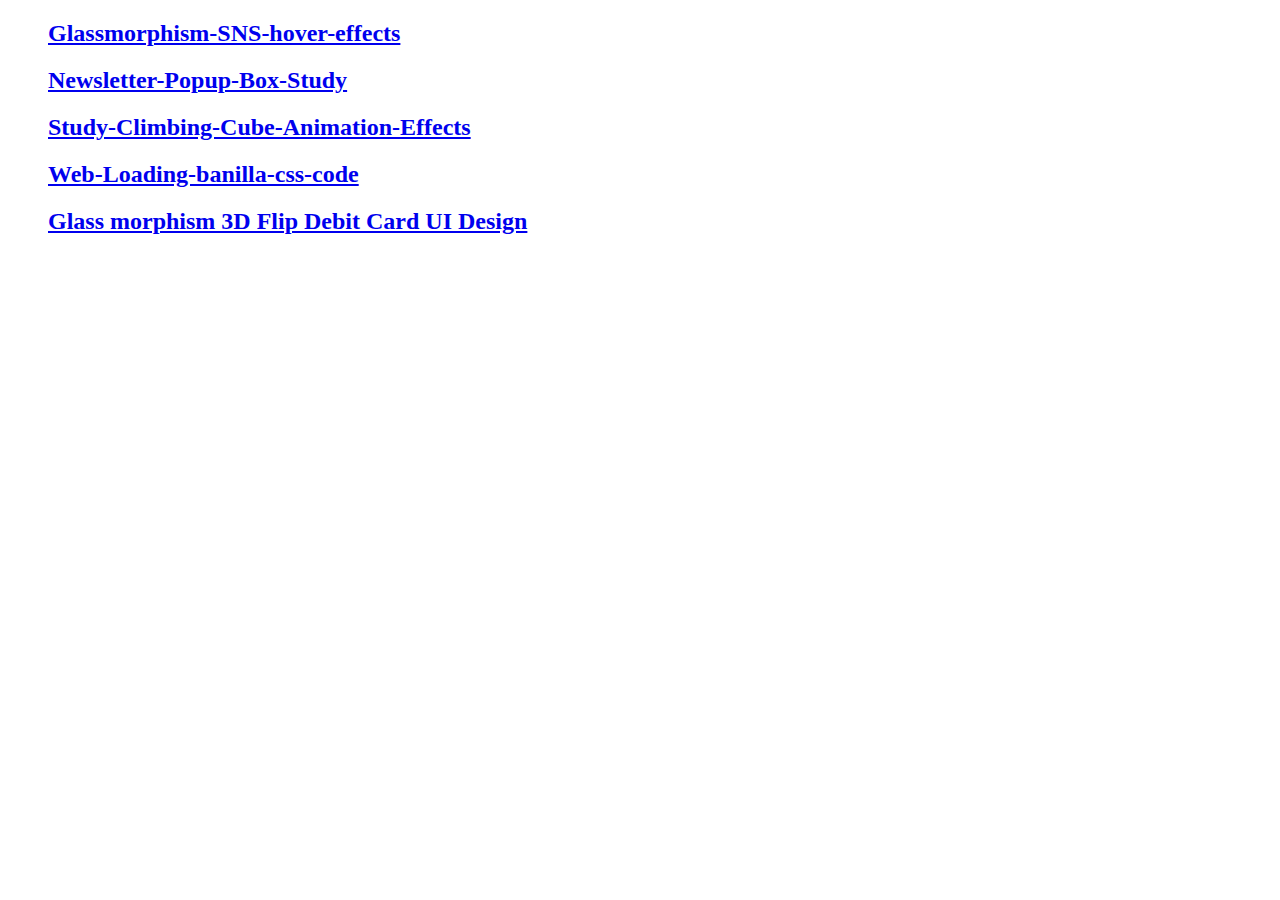
<file: index.html>
<!DOCTYPE html>
<html lang="en">
<head>
    <meta charset="UTF-8">
    <meta name="viewport" content="width=device-width, initial-scale=1.0">
    <title>Lobby</title>
</head>
<body>
    <table>
        <ul><a href="Html-CSS/Glassmorphism-SNS-hover-effects/index.html"><h2>Glassmorphism-SNS-hover-effects</h2></a></ul>
        <ul><a href="Html-CSS/Newsletter-Popup-Box-Study/index.html"><h2> Newsletter-Popup-Box-Study </h2></a></ul>
        <ul><a href="Html-CSS/Study-Climbing-Cube-Animation-Effects/index.html"><h2> Study-Climbing-Cube-Animation-Effects </h2></a></ul>
        <ul><a href="Html-CSS/Web-Loading-banilla-css-code/index.html"><h2> Web-Loading-banilla-css-code </h2></a></ul>
        <ul><a href="Html-CSS/Glass morphism 3D Flip Debit Card UI Design/index.html"><h2> Glass morphism 3D Flip Debit Card UI Design </h2></a></ul>
    </table>
</body>
</html>
</file>
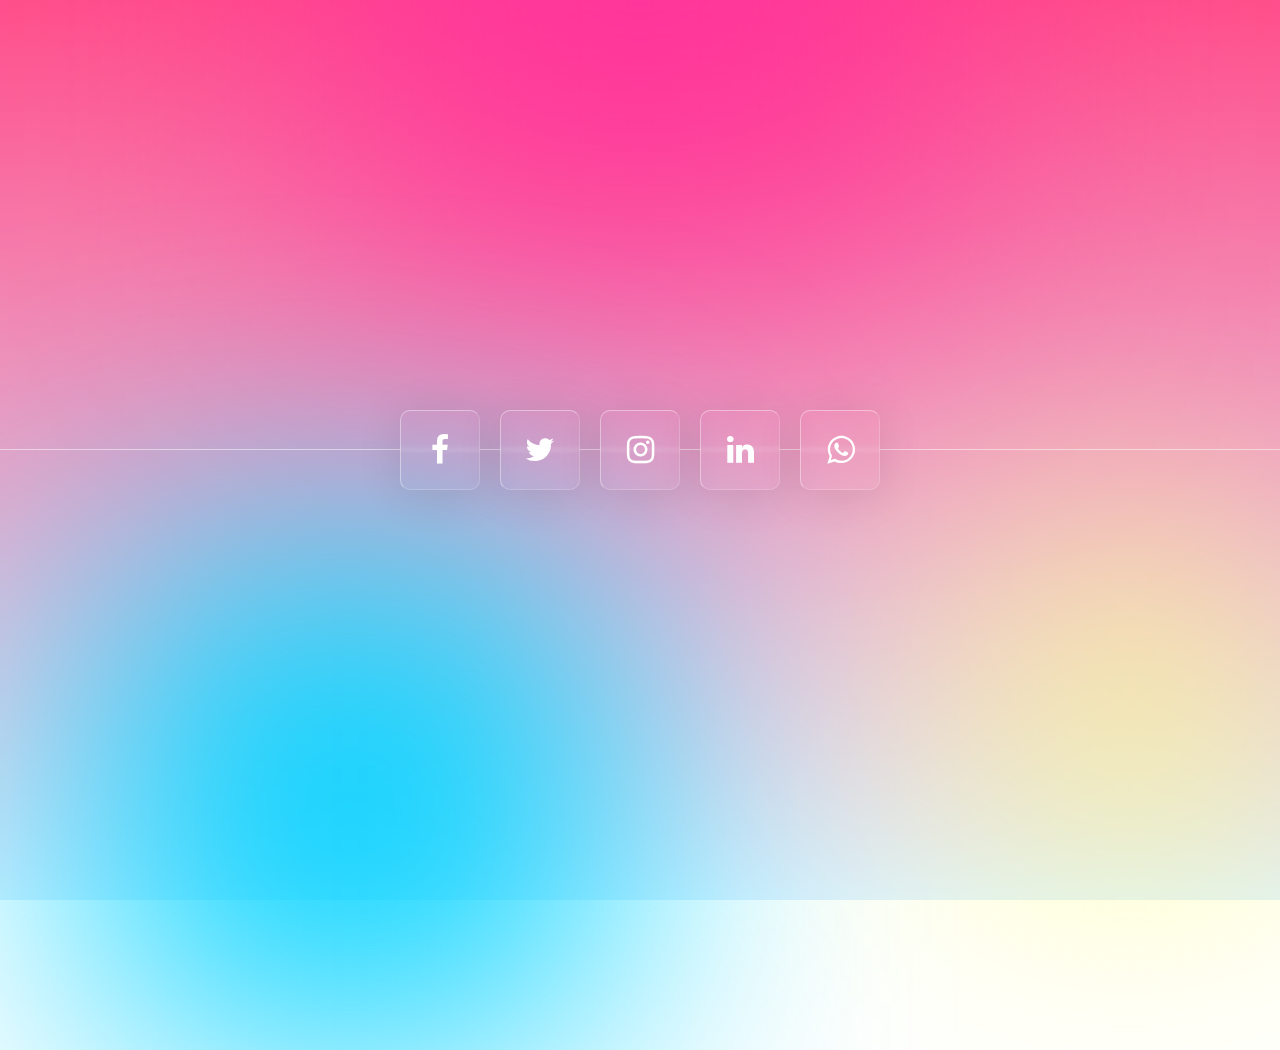
<file: Glassmorphism-SNS-hover-effects/index.html>
<!DOCTYPE html>
<html lang="en">
<head>
    <meta charset="UTF-8">
    <meta name="viewport" content="width=device-width, initial-scale=1.0">
    <title>Glassmorphism Icon Hover Effects</title>
    <link rel="stylesheet" href="https://stackpath.bootstrapcdn.com/font-awesome/4.7.0/css/font-awesome.min.css" integrity="sha384-wvfXpqpZZVQGK6TAh5PVlGOfQNHSoD2xbE+QkPxCAFlNEevoEH3Sl0sibVcOQVnN" crossorigin="anonymous">
    <link rel="stylesheet" href="style.css">
</head>
<body>
    <section>
        <div class="color"></div>
        <div class="color"></div>
        <div class="color"></div>
        <ul>
            <li><a href="#"><i class="fa fa-facebook" aria-hidden="true"></i></a></li>
            <li><a href="#"><i class="fa fa-twitter" aria-hidden="true"></i></a></li>
            <li><a href="#"><i class="fa fa-instagram" aria-hidden="true"></i></a></li>
            <li><a href="#"><i class="fa fa-linkedin" aria-hidden="true"></i></a></li>
            <li><a href="#"><i class="fa fa-whatsapp" aria-hidden="true"></i></a></li>
        </ul>
    </section>
</body>
</html>
</file>
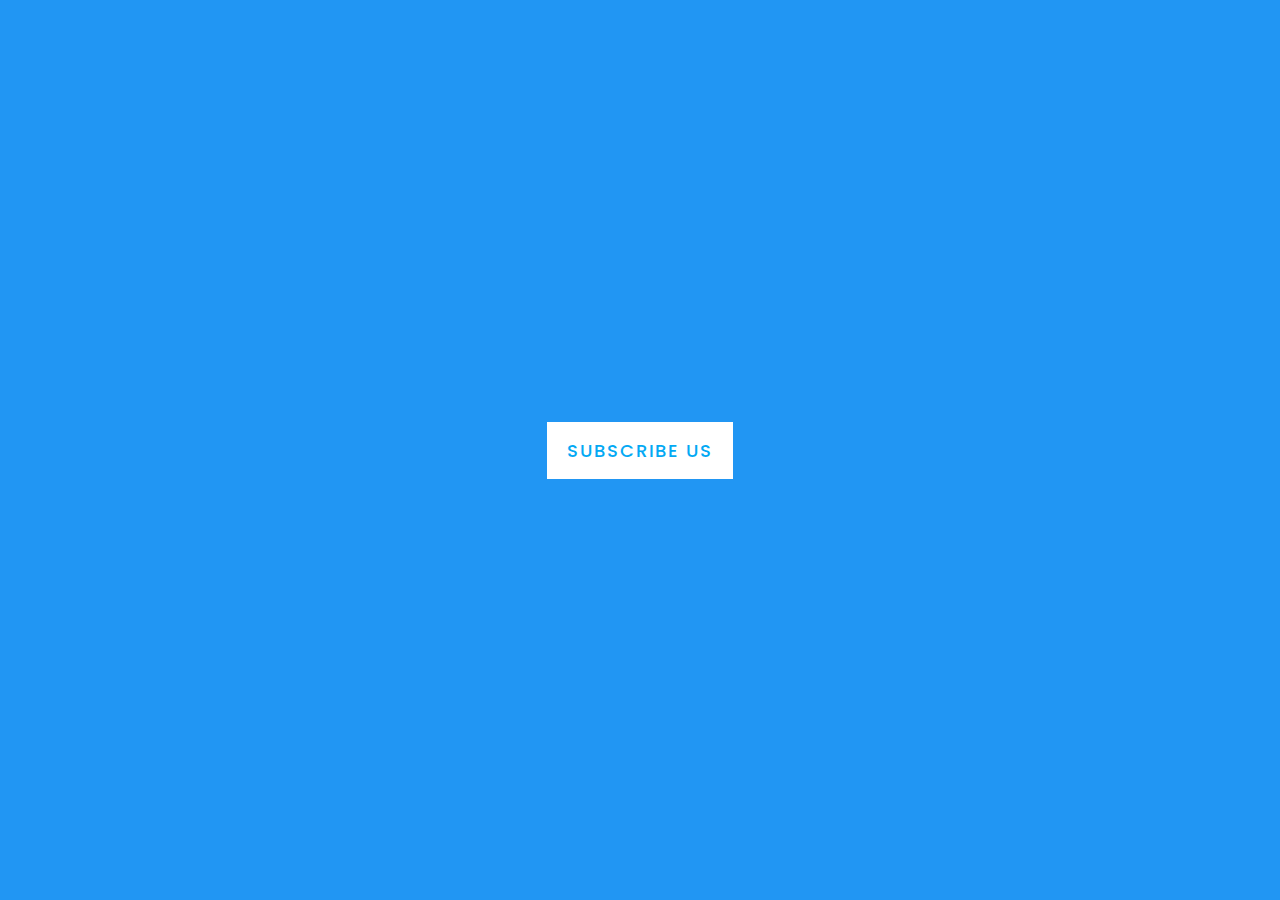
<file: Newsletter-Popup-Box-Study/index.html>
<!DOCTYPE html>
<html lang="en">

<head>
    <meta charset="UTF-8">
    <meta name="viewport" content="width=device-width, initial-scale=1.0">
    <title>Newsletter Popup Box | Vanilla Javascript</title>
    <link rel="stylesheet" type="text/css" href="style.css">
</head>

<body>
    <a class="btn" onclick="popupToggle();">Subscribe Us</a>
    <div id="popup">
        <div class="content">
            <img src="email.png">
            <h2>Join Our Newsletter</h2>
            <p>
                Lorem Ipsum is simply dummy text of the printing and typesetting industry.
            </p>
            <div class="inputBox">
                <input type="email" value="Enter Email">
            </div>
            <div class="inputBox">
                <input type="submit" value="Sign Up">
            </div>
        </div>
        <a class="close" onclick="popupToggle();"><img src="cancel.png"></a>
    </div>
    <script>
        function popupToggle() {
            const popup = document.getElementById('popup');
            popup.classList.toggle('active');
        }
    </script>
</body>

</html>
</file>
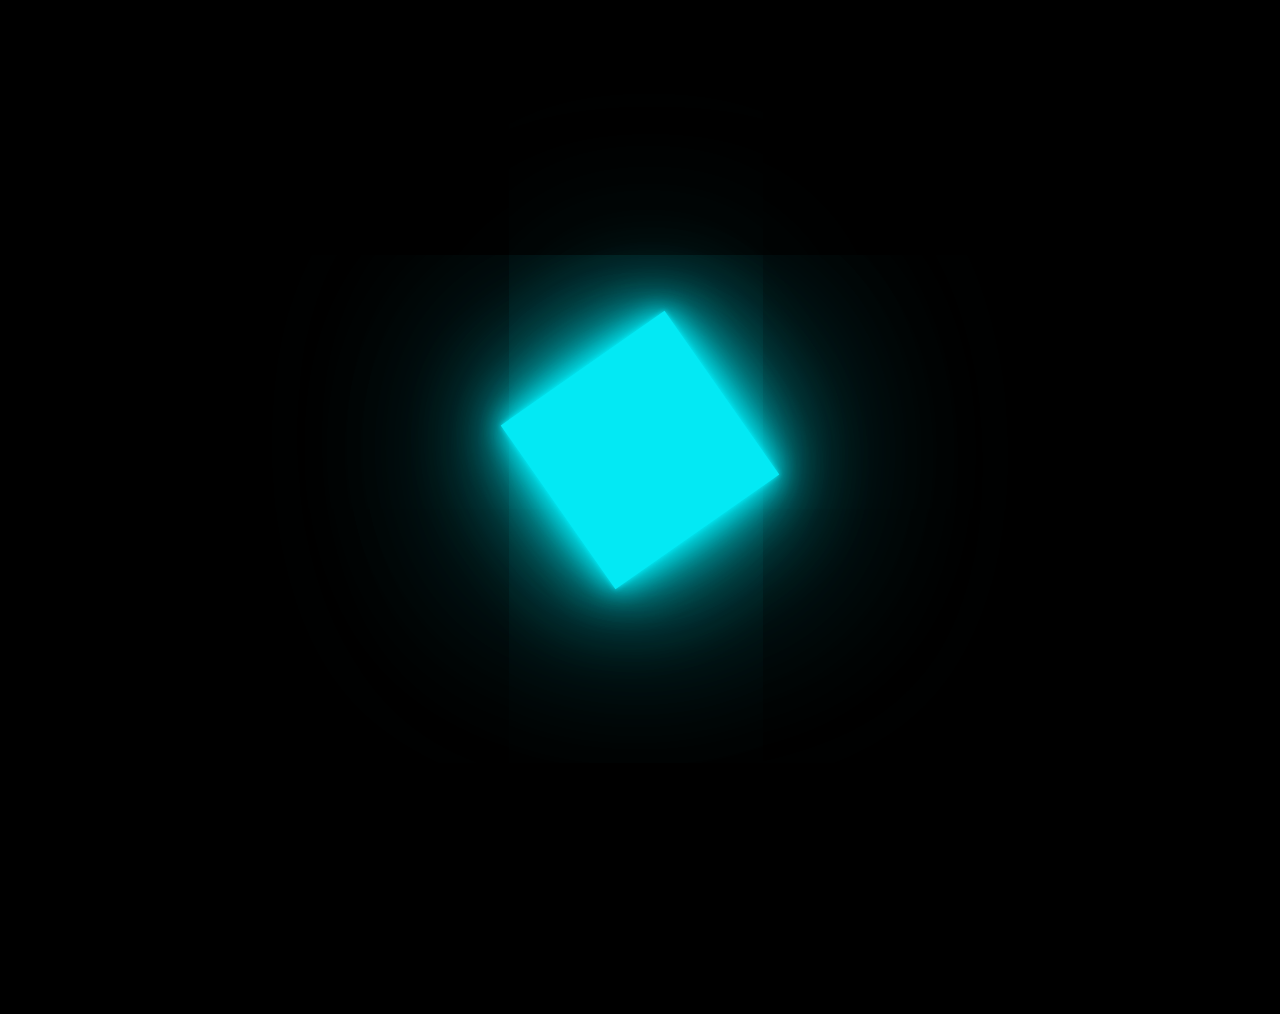
<file: Study-Climbing-Cube-Animation-Effects/index.html>
<!DOCTYPE html>
<html lang="en">
<head>
    <meta charset="UTF-8">
    <meta name="viewport" content="width=device-width, initial-scale=1.0">
    <title>Climbing Cube Animation Effects</title>
    <link rel="stylesheet" type="text/css" href="style.css">
</head>
<body>
    <div class="container">
        <div class="box">
            <div class="cube">

            </div>
        </div>
    </div>
</body>
</html>
</file>
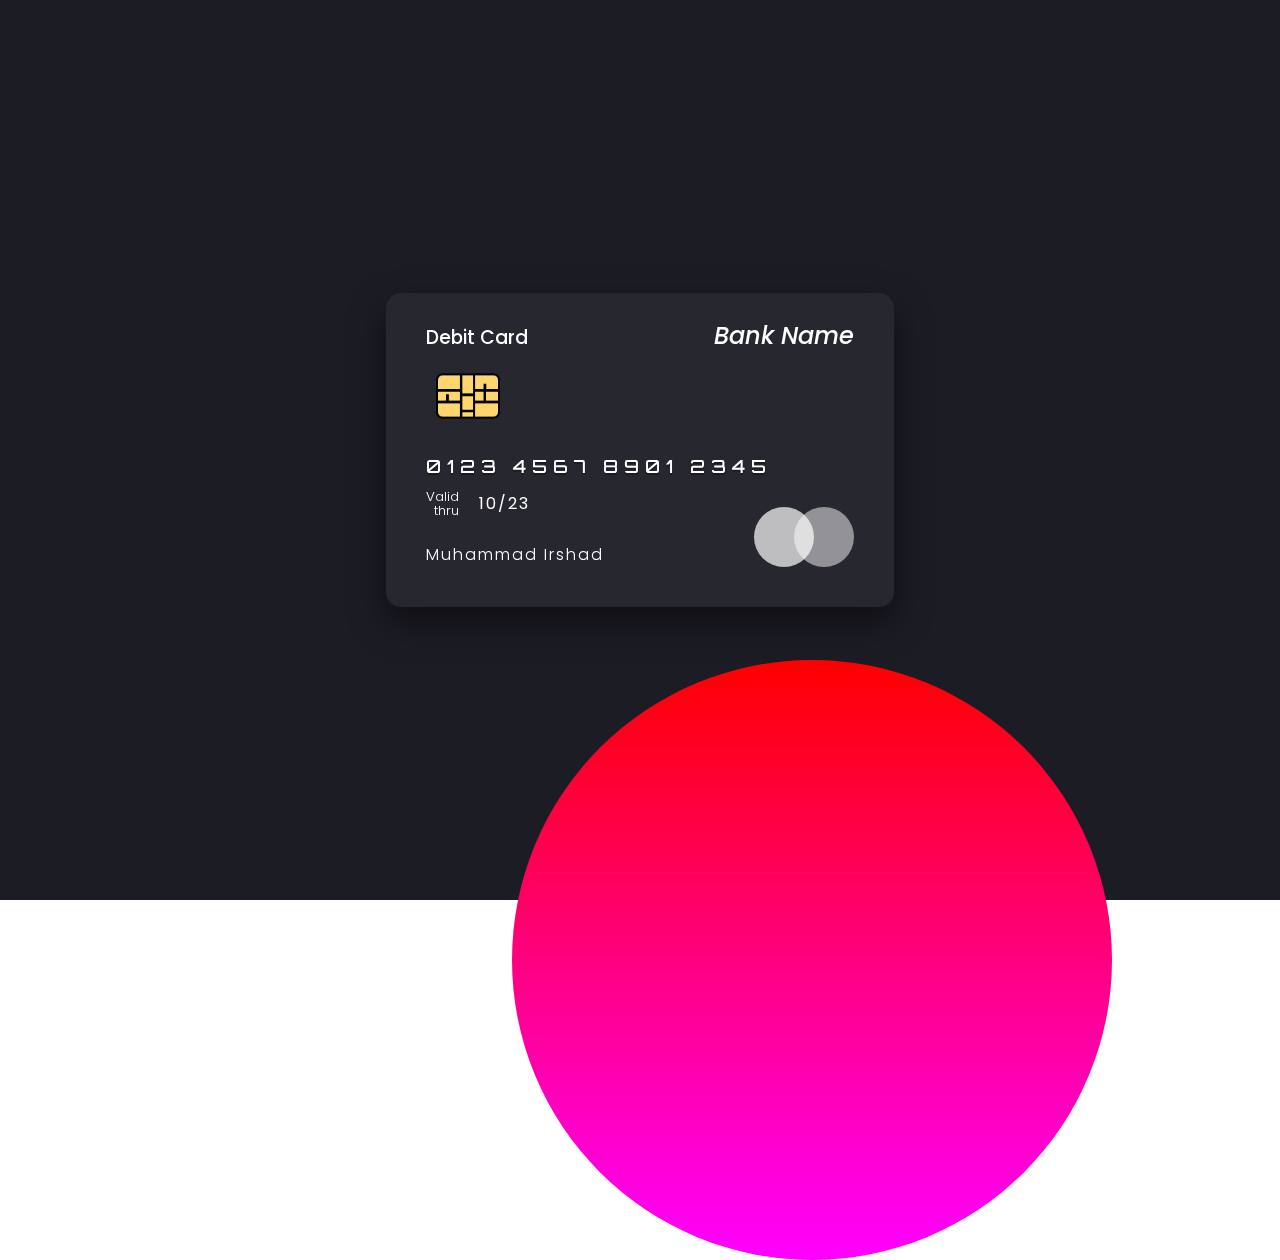
<file: Html-CSS/Glass morphism 3D Flip Debit Card UI Design/index.html>
<!DOCTYPE html>
<html lang="en">

<head>
    <meta charset="UTF-8">
    <meta name="viewport" content="width=device-width, initial-scale=1.0">
    <title>Transparent 3D Flip Card UI Design</title>
    <link rel="stylesheet" href="style.css">
</head>

<body>
    <section>
        <div class="card">
            <div class="face front">
                <h3 class="debit">Debit Card</h3>
                <h3 class="bank">Bank Name</h3>
                <img src="chip.png" class="chip">
                <h3 class="number">0123 4567 8901 2345</h3>
                <h5 class="valid">
                    <span>Valid<br>thru</span><span>10/23</span>
                </h5>
                <h5 class="cardHolder">Muhammad Irshad</h5>
            </div>
            <div class="face back">
                <div class="blackbar"></div>
                <div class="ccvtext">
                    <h5>Autorized Signature-not valid unless signed</h5>
                    <div class="whiteBar"></div>
                    <div class="ccv">123</div>
                </div>
                <p class="text">
                    Lorem ipsum dolor sit amet, consectetur adipiscing elit, sed do eiusmod tempor incididunt ut labore
                    et dolore magna aliqua. Ut enim ad minim veniam, quis nostrud exercitation ullamco laboris nisi ut
                    aliquip ex ea commodo consequat. Duis aute irure dolor in reprehenderit in voluptate velit esse
                    cillum dolore eu fugiat nulla pariatur. Excepteur sint occaecat cupidatat non proident, sunt in
                    culpa qui officia deserunt mollit anim id est laborum
                </p>
            </div>
        </div>
    </section>
</body>

</html>
</file>
<file: Glassmorphism-SNS-hover-effects/style.css>
*
{
    margin: 0;
    padding: 0;
    box-sizing: border-box;
}
body
{
    overflow: hidden;
}
section
{
    position: absolute;
    width: 100%;
    height: 100%;
    display: flex;
    justify-content: center;
    align-items: center;
    background: linear-gradient(to bottom, #ff4f8b, #dff1ff);
}
section::before
{
    content: '';
    position: absolute;
    bottom: 0;
    width: 100%;
    height: 50%;
    z-index: 1;
    backdrop-filter: blur(5px);
    border-top: 1px solid rgba(255, 255, 255, 0.5);
}
section .color
{
    position: absolute;
    filter: blur(150px);
}
section .color:nth-child(1)
{
    background: #ff359b;
    width: 600px;
    height: 600px;
    top:-350px;
}
section .color:nth-child(2)
{
    background: #00d2ff;
    width: 500px;
    height: 500px;
    bottom: -150px;
    left: 100px;
}
section .color:nth-child(3)
{
    background: #fffd87;
    width: 300px;
    height: 300px;
    bottom: 50px;
    right: 0px;
}
ul
{
    position: relative;
    display: flex;
    z-index: 2;
}
ul li
{
    position: relative;
    list-style: none;
    margin: 10px;
}
ul li a
{
    position: relative;
    width: 80px;
    height: 80px;
    display: inline-block;
    border-radius: 10px;
    display: flex;
    justify-content: center;
    align-items: center;
    text-decoration: none;
    color: #fff;
    font-size: 2em;
    border: 1px solid rgba(255, 255, 255, 0.4);
    border-right: 1px solid rgba(255, 255, 255, 0.2);
    border-bottom: 1px solid rgba(255, 255, 255, 0.2);
    box-shadow: 0 5px 45px rgba(0, 0, 0, 0.1);
    backdrop-filter: blur(2px);
    transition: 0.5s;
    overflow: hidden;
}
ul li a:hover
{
    transform: translateY(-20px);
}
ul li a::before
{
    content: '';
    position: absolute;
    top: 0;
    left: 0;
    width: 50px;
    height: 100%;
    background: rgba(255, 255, 255, 0.5);
    transform: skewX(45deg) translateX(150px);
    transition: 0.5s;
}
ul li a:hover::before
{
    transform: skewX(45deg) translateX(-150px);
}
</file>
<file: Newsletter-Popup-Box-Study/style.css>
@import url('https://fonts.googleapis.com/css?family=Poppins:100, 200, 300,400,500,600,700,800,900');
*
{
    margin: 0;
    padding: 0;
    box-sizing: border-box;
    font-family: 'Poppins', sans-serif;
}
body
{
    display: flex;
    justify-content: center;
    align-items: center;
    min-height: 100vh;
    background: #2196f3;
}
.btn
{
    position: relative;
    padding: 15px 20px;
    background: #ffffff;
    font-size: 18px;
    display: inline-block;
    text-decoration: none;
    color: #03a9f4;
    cursor: pointer;
    font-weight: 500;
    letter-spacing: 2px;
    text-transform: uppercase;
    transition: 0.5s;
}
.btn:hover
{
    letter-spacing: 4px;
}
#popup
{
    position: fixed;
    top: -100%;
    left: 50%;
    transform: translate(-50%, -50%);
    z-index: 1000;
    background: #fff;
    width: 450px;
    padding: 80px 50px 50px;
    box-shadow: 0 15px 30px rgba(0, 0, 0, 0.08);
    transition: 0.5s;
    visibility: hidden;
}
#popup.active
{
    visibility: visible;
    top: 50%;
}
#popup .content
{
    position: relative;
    width: 100%;
    display: flex;
    justify-content: center;
    align-items: center;
    flex-direction: column;
}
#popup .content img
{
    max-width: 80px;
}
#popup .content h2
{
    font-size: 24px;
    font-weight: 500;
    color: #333;
    margin: 20px 0 10px;
}
#popup .content p
{
    text-align: center;
    font-size: 16px;
    color: #333;
}
#popup .content .inputBox
{
    position: relative;
    width: 100%;
    margin-top: 20px;
    display: flex;
    justify-content: center;
    align-items: center;
}
#popup .content .inputBox input
{
    width: 100%;
    border: 1px solid rgba(0, 0, 0, 0.2);
    padding: 15px;
    outline: none;
    font-size: 18px;
}
#popup .content .inputBox input[type="submit"]
{
    max-width: 150px;
    background: #03a9f4;
    color: #fff;
    border: none;
}
.close
{
    position: absolute;
    top: 30px;
    right: 30px;
    cursor: pointer;
}
</file>
<file: Study-Climbing-Cube-Animation-Effects/style.css>
*
{
    margin: 0;
    padding: 0;
    box-sizing: border-box;
}
body
{
    display: flex;
    justify-content: center;
    align-items: center;
    min-height: 100vh;
    background: #000;
    overflow: hidden;
}
.container
{
    position: relative;
    width: 100%;
    transform: rotate(-35deg);
}
.container .box
{
    position: relative;
    left: -200px;
    display: flex;
    justify-content: center;
    align-items: center;
    width: calc(100% + 400px);
    /* height: 200px; */
    -webkit-box-reflect: below 1px linear-gradient
    (transparent, #0004);
    animation: animateSurface 1.5s ease-in-out infinite;
}
@keyframes animateSurface
{
    0%
    {
        transform: translateX(0px);
    }
    100%
    {
        transform: translateX(-200px);
    }
}
.container .box .cube
{
    position: relative;
    width: 200px;
    height: 200px;
    background: #03e9f4;
    box-shadow: 0 0 5px rgba(3, 233, 244, 1),
    0 0 25px rgba(3, 233, 244, 1),
    0 0 50px rgba(3, 233, 244, 1),
    0 0 100px rgba(3, 233, 244, 1),
    0 0 200px rgba(3, 233, 244, 0.5),
    0 0 300px rgba(3, 233, 244, 0.5);
    transform-origin: bottom right;
    animation: animate 1.5s ease-in-out infinite;
}
@keyframes animate
{
    0%
    {
        transform: rotate(0deg);
    }
    60%
    {
        transform: rotate(90deg);
    }
    65%
    {
        transform: rotate(85deg);
    }
    70%
    {
        transform: rotate(90deg);
    }
    75%
    {
        transform: rotate(87.5deg);
    }
    80%, 100%
    {
        transform: rotate(90deg);
    }
}
</file>
<file: Html-CSS/Glass morphism 3D Flip Debit Card UI Design/style.css>
@import url('https://fonts.googleapis.com/css?family=Poppins:300,400,500,600,700&display=swap');

@import url('https://fonts.googleapis.com/css2?family=Orbitron:wght@500&display=swap');

*
{
    margin: 0;
    padding: 0;
    box-sizing: border-box;
    font-family: 'Poppins', sans-serif;
}
body
{
    overflow: hidden;
}
section
{
    display: flex;
    justify-content: center;
    align-items: center;
    min-height: 100vh;
    background: #1c1c25;
}
section:before
{
    content: '';
    position: absolute;
    bottom: -40%;
    left: 40%;
    width: 600px;
    height: 600px;
    background: linear-gradient(#f00, #f0f);
    border-radius: 50%;
}
.card
{
    position: relative;
    width: 508px;
    height: 314px;
    transform-style: preserve-3d;
    perspective: 500px;
}
.card .face
{
    position: absolute;
    top: 0;
    left: 0;
    width: 100%;
    height: 100%;
    box-shadow: 0 15px 35px rgba(0, 0, 0, 0.5);
    border-radius: 15px;
    background: rgba(255, 255, 255, 0.05);
    backdrop-filter: blur(10px);
    transform-style: preserve-3d;
    transition: 1s;
    backface-visibility: hidden;
}

.card:hover .face.front
{
    transform: rotateY(180deg);
}
.card .face.back
{
    transform: rotateY(180deg);
}
.card:hover .face.back
{
    transform: rotateY(360deg);
}

.card .face.front::before
{
    content: '';
    position: absolute;
    bottom: 40px;
    right: 40px;
    width: 60px;
    height: 60px;
    background: #fff;
    border-radius: 50%;
    opacity: 0.5;
}
.card .face.front::after
{
    content: '';
    position: absolute;
    bottom: 40px;
    right: 80px;
    width: 60px;
    height: 60px;
    background: #fff;
    border-radius: 50%;
    opacity: 0.7;
}
.card .face.front .debit
{
    position: absolute;
    left: 40px;
    top: 30px;
    color: #fff;
    font-weight: 500;
}
.card .face.front .bank
{
    position: absolute;
    right: 40px;
    top: 25px;
    color: #fff;
    font-weight: 500;
    font-style: italic;
    font-size: 24px;
}
.card .face.front .chip
{
    position: absolute;
    top: 80px;
    left: 50px;
    max-width: 64px;
}

.card .face.front .number
{
    position: absolute;
    bottom: 130px;
    left: 40px;
    color: #fff;
    font-weight: 500;
    letter-spacing: 6px;
    font-size: 18px;
    text-shadow: 0 2px 1px #0005;
    font-family: 'Orbitron', sans-serif;
}
.card .face.front .valid
{
    position: absolute;
    bottom: 90px;
    left: 40px;
    display: flex;
    justify-content: center;
    align-items: center;
    color: #fff;
    font-weight: 300;
    line-height: 1em;
    text-align: right;
}
.card .face.front .valid span:last-child
{
    margin-left: 20px;
    font-size: 16px;
    font-weight: 400;
    letter-spacing: 2px;
}
.card .face.front .cardHolder
{
    position: absolute;
    bottom: 40px;
    left: 40px;
    color: #fff;
    font-weight: 300;
    font-size: 16px;
    letter-spacing: 2px;
}

.card .face.back .blackbar
{
    position: absolute;
    top: 40px;
    width: 100%;
    height: 60px;
    background: #000;
}
.card .face.back .ccvtext
{
    position: absolute;
    top: 120px;
    left: 30px;
}
.card .face.back .ccvtext h5
{
    color: #fff;
    font-weight: 400;
    font-size: 12px;
    text-transform: uppercase;
    letter-spacing: 2px;
}
.card .face.back .ccvtext .whiteBar
{
    position: relative;
    width: 400px;
    height: 40px;
    background: #fff;
    margin-top: 5px;
}
.card .face.back .ccvtext .ccv
{
    position: relative;
    top: -35px;
    left: 395px;
    background: #ccc;
    color: #111;
    width: 50px;
    height: 30px;
    font-weight: 600;
    letter-spacing: 3px;
    display: flex;
    justify-content: center;
    align-items: center;
}
.card .face.back .text
{
    position: absolute;
    bottom: 30px;
    left: 30px;
    right: 30px;
    color: #fff;
    font-size: 10px;
    line-height: 1.4em;
    font-weight: 300;
}
</file>
